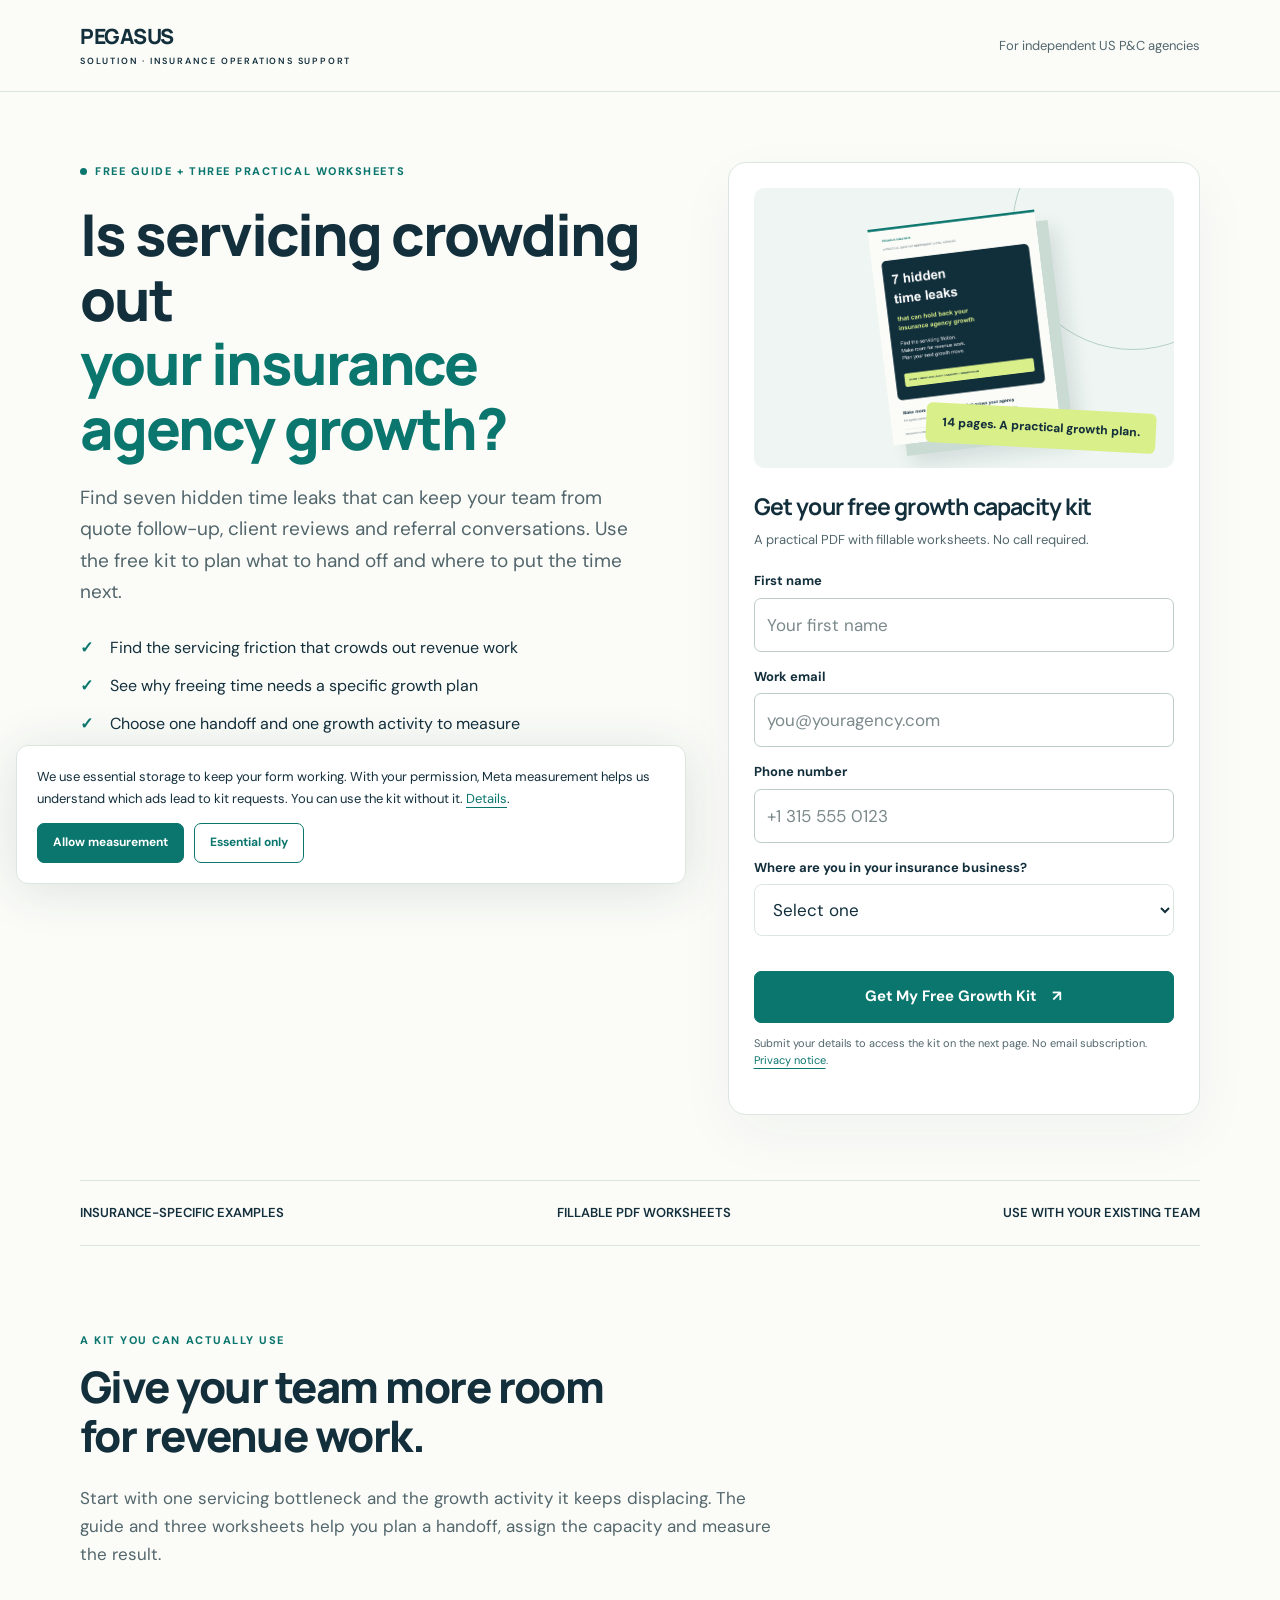
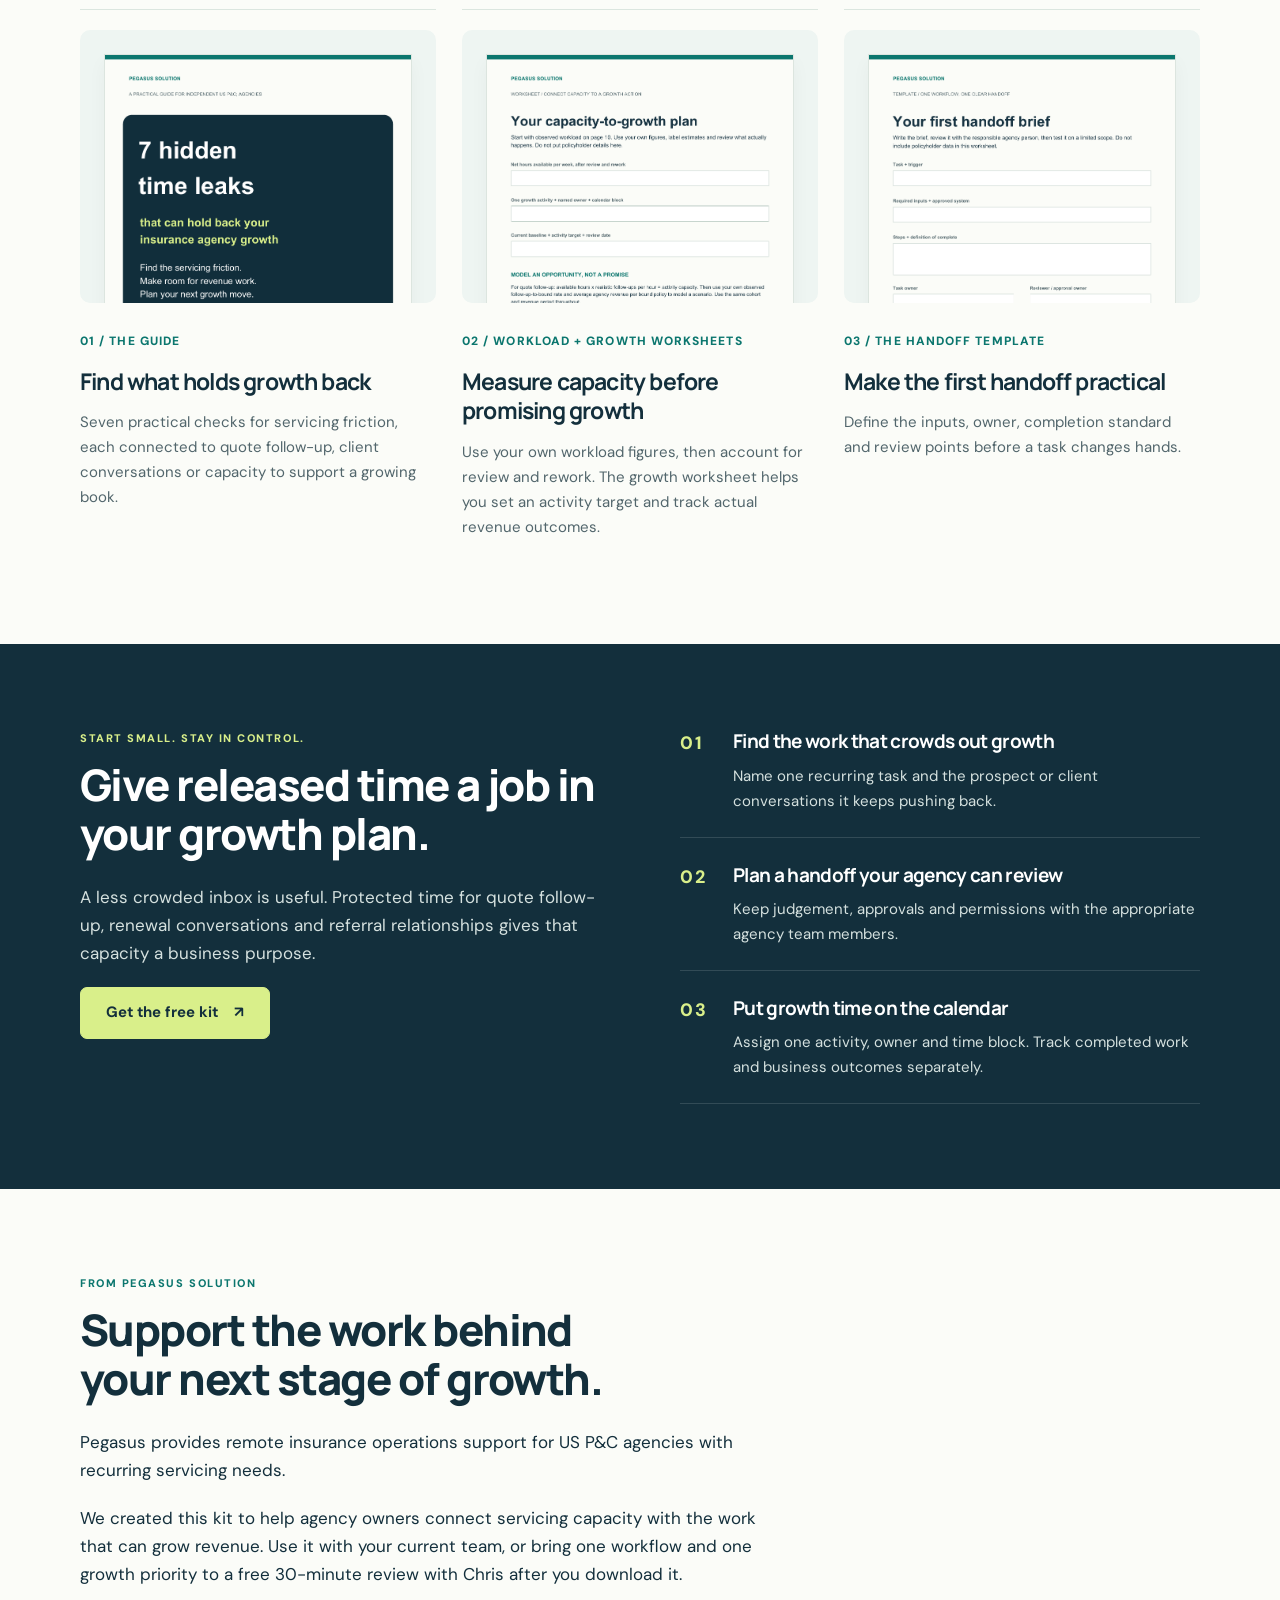
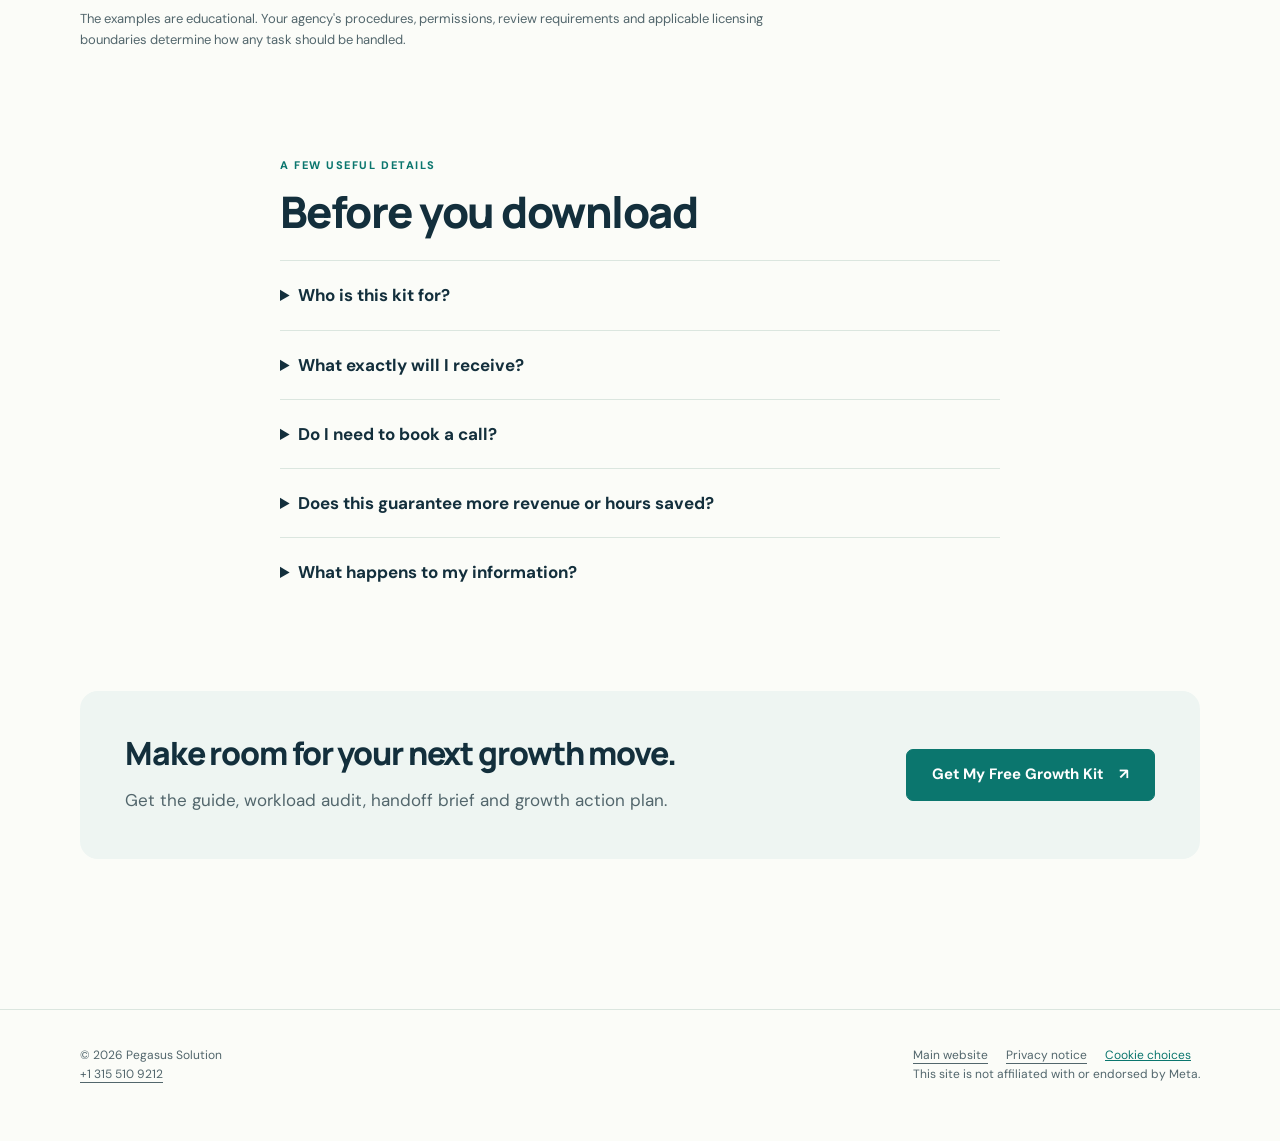
<file: index.html>
<!doctype html><html lang="en"><head><meta charset="utf-8"><meta name="viewport" content="width=device-width,initial-scale=1"><title>Free Insurance Agency Growth Capacity Kit | Pegasus Solution</title><meta name="description" content="Find seven time leaks that can hold back insurance agency growth. Get the free 14-page kit to connect servicing capacity with quote follow-up, client reviews and revenue opportunities."><meta property="og:title" content="Is servicing crowding out your insurance agency growth?"><meta property="og:description" content="Get the free Insurance Agency Growth Capacity Kit: seven time leaks, workload audit, handoff brief and growth action plan."><meta property="og:type" content="website"><meta property="og:image" content="https://capacity.pguss.com/kit-cover.png?v=20260930growth"><meta name="theme-color" content="#0b766e"><link rel="canonical" href="https://capacity.pguss.com/"><link rel="stylesheet" href="style.css?v=20260930d"><script src="config.js?v=20260930c" defer></script><script src="app.js?v=20260930c" defer></script></head><body>
<a class="skip" href="#main">Skip to content</a><header><div class="wrap topbar"><a href="./" class="brand" aria-label="Pegasus Solution home">PEGASUS<span>SOLUTION · INSURANCE OPERATIONS SUPPORT</span></a><span class="top-note">For independent US P&C agencies</span></div></header>
<main id="main"><section class="wrap hero"><div><div class="eyebrow"><span class="dot"></span>Free guide + three practical worksheets</div><h1>Is servicing crowding out<br><span class="accent">your insurance agency growth?</span></h1><p class="intro">Find seven hidden time leaks that can keep your team from quote follow-up, client reviews and referral conversations. Use the free kit to plan what to hand off and where to put the time next.</p><ul class="checks"><li>Find the servicing friction that crowds out revenue work</li><li>See why freeing time needs a specific growth plan</li><li>Choose one handoff and one growth activity to measure</li></ul><p class="small">Built for agency owners and operations managers with an active book and recurring servicing work.</p></div>
<aside class="offer-card" id="get-kit" aria-labelledby="form-title"><div class="book-stage"><img class="cover" src="kit-cover.png?v=20260930growth" alt="Cover of 7 Hidden Time Leaks That Can Hold Back Your Insurance Agency Growth" width="773" height="1000"><span class="kit-label">14 pages. A practical growth plan.</span></div><h3 id="form-title">Get your free growth capacity kit</h3><p class="small">A practical PDF with fillable worksheets. No call required.</p><form id="optin-form"><label for="firstName">First name</label><input id="firstName" name="firstName" type="text" autocomplete="given-name" maxlength="80" required placeholder="Your first name"><label for="email">Work email</label><input id="email" name="email" type="email" autocomplete="email" maxlength="254" required placeholder="you@youragency.com"><label for="phone">Phone number</label><input id="phone" name="phone" type="tel" autocomplete="tel" inputmode="tel" maxlength="30" pattern="[+0-9\(\) .\-]{7,30}" required placeholder="+1 315 555 0123"><label for="agencyStage">Where are you in your insurance business?</label><select id="agencyStage" name="agencyStage" required><option value="" disabled selected>Select one</option><option value="Solo">I work solo</option><option value="With a team">I work with a team</option><option value="Just starting out">I am just starting out</option></select><div class="hp" aria-hidden="true"><label for="website">Leave this empty</label><input id="website" name="website" type="text" tabindex="-1" autocomplete="off"></div><button class="button full" type="submit">Get My Free Growth Kit <span aria-hidden="true">↗</span></button><p class="fineprint">Submit your details to access the kit on the next page. No email subscription. <a href="privacy.html">Privacy notice</a>.</p><p id="form-status" class="status" role="status" aria-live="polite"></p></form><noscript><p class="no-js">Please enable JavaScript to request the kit, or contact Pegasus at +1 315 510 9212.</p></noscript></aside></section>
<div class="wrap"><div class="trust-strip"><span>INSURANCE-SPECIFIC EXAMPLES</span><span>FILLABLE PDF WORKSHEETS</span><span>USE WITH YOUR EXISTING TEAM</span></div></div>
<section class="wrap section"><div class="section-head"><div class="eyebrow">A kit you can actually use</div><h2>Give your team more room<br>for revenue work.</h2><p>Start with one servicing bottleneck and the growth activity it keeps displacing. The guide and three worksheets help you plan a handoff, assign the capacity and measure the result.</p></div><div class="resources"><article class="resource"><div class="preview"><img src="kit-cover.png?v=20260930growth" alt="Preview of the insurance time leaks guide" loading="lazy" width="773" height="1000"></div><span class="number">01 / THE GUIDE</span><h3>Find what holds growth back</h3><p>Seven practical checks for servicing friction, each connected to quote follow-up, client conversations or capacity to support a growing book.</p></article><article class="resource"><div class="preview"><img src="workload-worksheet.png?v=20260930growth" alt="Preview of the fillable capacity-to-growth plan" loading="lazy" width="773" height="1000"></div><span class="number">02 / WORKLOAD + GROWTH WORKSHEETS</span><h3>Measure capacity before promising growth</h3><p>Use your own workload figures, then account for review and rework. The growth worksheet helps you set an activity target and track actual revenue outcomes.</p></article><article class="resource"><div class="preview"><img src="handoff-template.png?v=20260930growth" alt="Preview of the task handoff brief" loading="lazy" width="773" height="1000"></div><span class="number">03 / THE HANDOFF TEMPLATE</span><h3>Make the first handoff practical</h3><p>Define the inputs, owner, completion standard and review points before a task changes hands.</p></article></div></section>
<section class="dark"><div class="wrap section split"><div><div class="eyebrow">Start small. Stay in control.</div><h2>Give released time a job in your growth plan.</h2><p>A less crowded inbox is useful. Protected time for quote follow-up, renewal conversations and referral relationships gives that capacity a business purpose.</p><a class="button light" href="#get-kit">Get the free kit <span aria-hidden="true">↗</span></a></div><div class="steps"><div class="step"><span class="number">01</span><div><h3>Find the work that crowds out growth</h3><p>Name one recurring task and the prospect or client conversations it keeps pushing back.</p></div></div><div class="step"><span class="number">02</span><div><h3>Plan a handoff your agency can review</h3><p>Keep judgement, approvals and permissions with the appropriate agency team members.</p></div></div><div class="step"><span class="number">03</span><div><h3>Put growth time on the calendar</h3><p>Assign one activity, owner and time block. Track completed work and business outcomes separately.</p></div></div></div></div></section>
<section class="wrap section"><div class="about"><div class="eyebrow">From Pegasus Solution</div><h2>Support the work behind<br>your next stage of growth.</h2><p>Pegasus provides remote insurance operations support for US P&C agencies with recurring servicing needs.</p><p>We created this kit to help agency owners connect servicing capacity with the work that can grow revenue. Use it with your current team, or bring one workflow and one growth priority to a free 30-minute review with Chris after you download it.</p><p class="small">The examples are educational. Your agency's procedures, permissions, review requirements and applicable licensing boundaries determine how any task should be handled.</p></div></section>
<section class="wrap faqs"><div class="eyebrow">A few useful details</div><h2>Before you download</h2><details><summary>Who is this kit for?</summary><p>Independent US P&C agency owners and operations managers, especially smaller teams managing an active book and recurring servicing work. It is an operations resource, not a guide to buying insurance.</p></details><details><summary>What exactly will I receive?</summary><p>A free 14-page PDF covering seven time leaks and their growth connections, plus a fillable workload worksheet, task handoff brief and capacity-to-growth plan. You can save it, fill it in with a compatible PDF reader or print it.</p></details><details><summary>Do I need to book a call?</summary><p>No. The kit is yours to use without a call or purchase. The free growth capacity review is an optional next step if you want help connecting one workflow to a growth priority.</p></details><details><summary>Does this guarantee more revenue or hours saved?</summary><p>No. The kit helps you plan and measure. Revenue depends on qualified opportunities, follow-up, conversion, retention and execution. Released time creates capacity; your team must put it to productive use.</p></details><details><summary>What happens to my information?</summary><p>We record your name, work email, phone number and whether you work solo, with a team or are just starting out when you request the kit. The download opens immediately after a successful request. This form does not subscribe you to email marketing. See our <a href="privacy.html">privacy notice</a>.</p></details></section>
<section class="wrap section"><div class="bottom-cta"><div><h2>Make room for your next growth move.</h2><p>Get the guide, workload audit, handoff brief and growth action plan.</p></div><a class="button" href="#get-kit">Get My Free Growth Kit <span aria-hidden="true">↗</span></a></div></section></main>
<footer><div class="wrap foot"><p>© 2026 Pegasus Solution<br><a href="tel:+13155109212">+1 315 510 9212</a></p><div><a href="https://www.pguss.com/" target="_blank" rel="noopener">Main website</a><a href="privacy.html">Privacy notice</a><button type="button" class="text-button" data-cookie-settings>Cookie choices</button><p>This site is not affiliated with or endorsed by Meta.</p></div></div></footer>
<div class="consent-banner" id="cookie-banner" hidden><p>We use essential storage to keep your form working. With your permission, Meta measurement helps us understand which ads lead to kit requests. You can use the kit without it. <a href="privacy.html">Details</a>.</p><div class="consent-actions"><button class="button" data-consent="yes">Allow measurement</button><button class="button secondary" data-consent="no">Essential only</button></div></div></body></html>
</file>
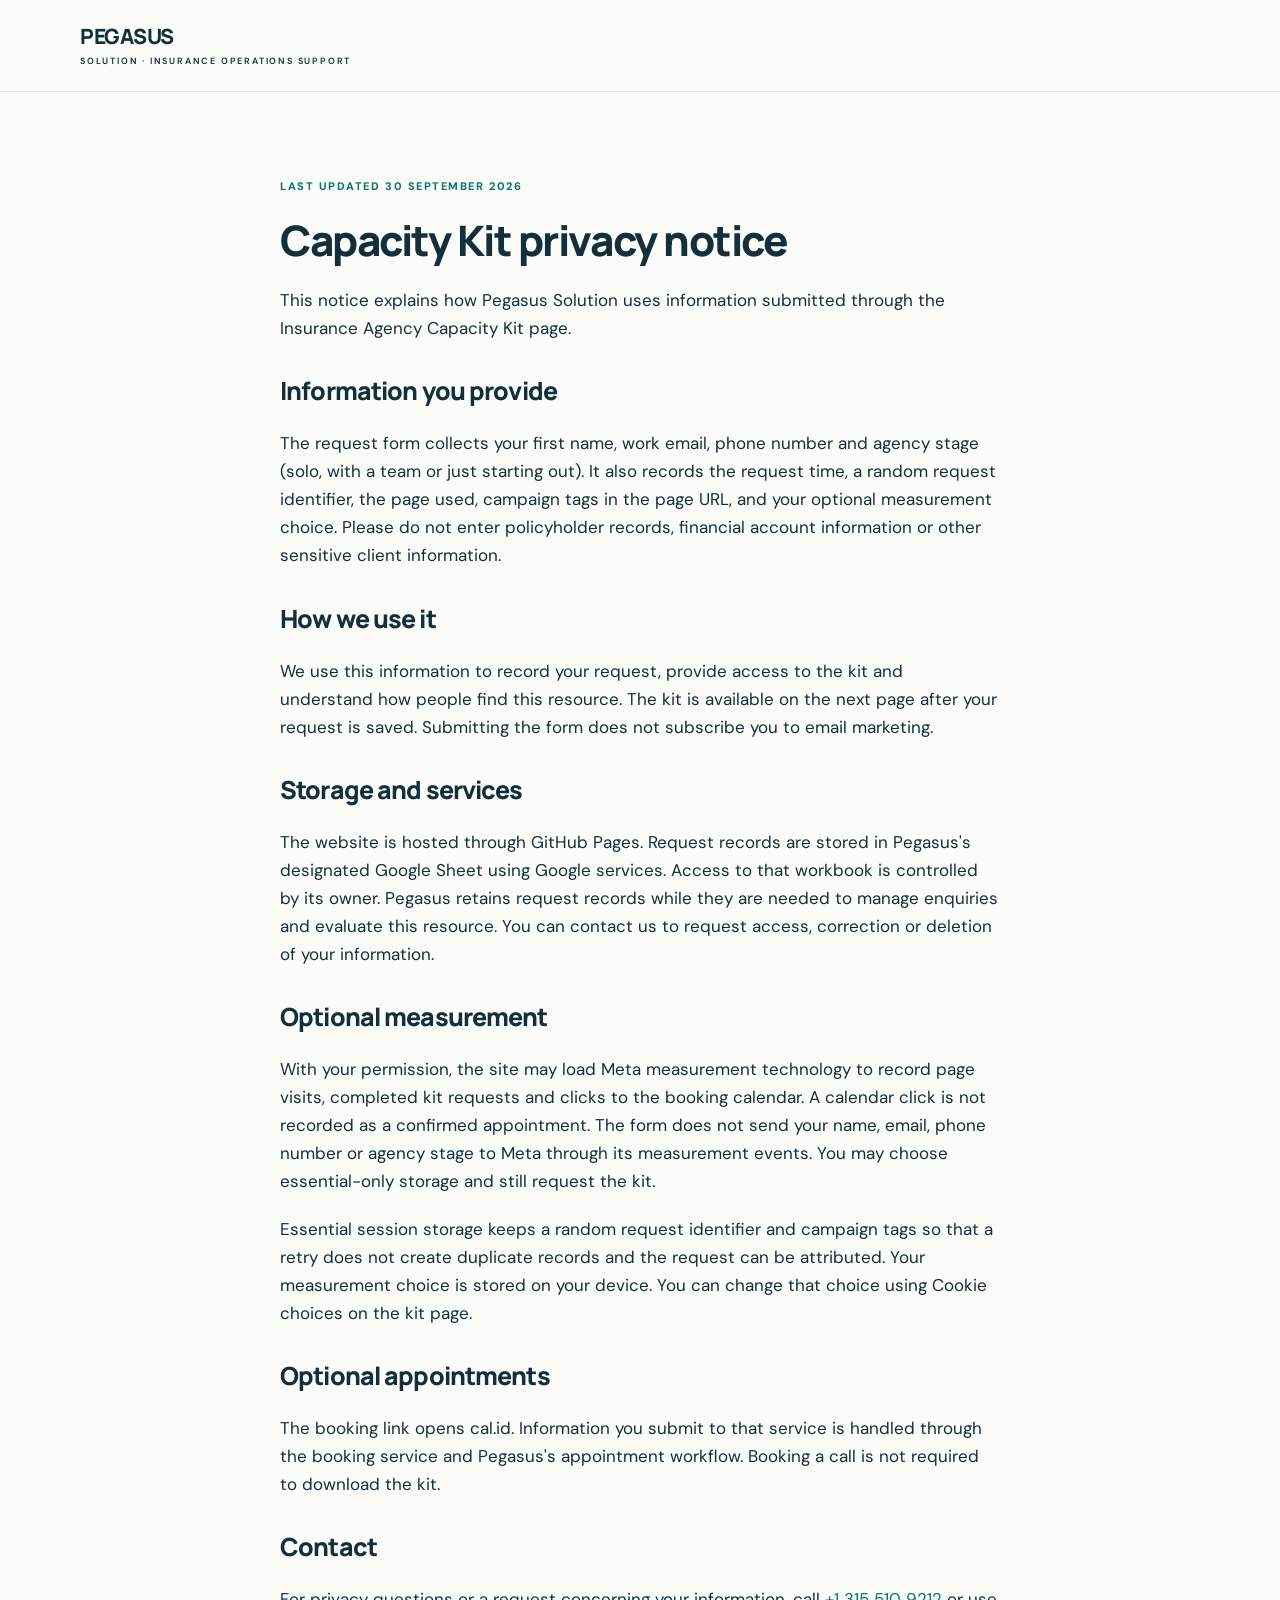
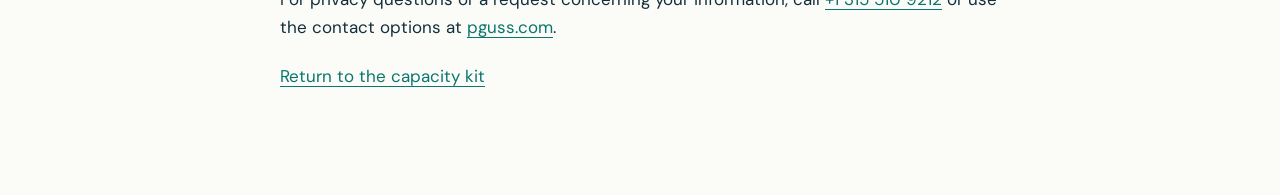
<file: privacy.html>
<!doctype html><html lang="en"><head><meta charset="utf-8"><meta name="viewport" content="width=device-width,initial-scale=1"><title>Capacity Kit Privacy Notice | Pegasus Solution</title><link rel="stylesheet" href="style.css?v=20260930c"></head><body><header><div class="wrap topbar"><a href="./" class="brand">PEGASUS<span>SOLUTION · INSURANCE OPERATIONS SUPPORT</span></a></div></header><main class="wrap section privacy"><div class="eyebrow">Last updated 30 September 2026</div><h1>Capacity Kit privacy notice</h1><p>This notice explains how Pegasus Solution uses information submitted through the Insurance Agency Capacity Kit page.</p><h2>Information you provide</h2><p>The request form collects your first name, work email, phone number and agency stage (solo, with a team or just starting out). It also records the request time, a random request identifier, the page used, campaign tags in the page URL, and your optional measurement choice. Please do not enter policyholder records, financial account information or other sensitive client information.</p><h2>How we use it</h2><p>We use this information to record your request, provide access to the kit and understand how people find this resource. The kit is available on the next page after your request is saved. Submitting the form does not subscribe you to email marketing.</p><h2>Storage and services</h2><p>The website is hosted through GitHub Pages. Request records are stored in Pegasus's designated Google Sheet using Google services. Access to that workbook is controlled by its owner. Pegasus retains request records while they are needed to manage enquiries and evaluate this resource. You can contact us to request access, correction or deletion of your information.</p><h2>Optional measurement</h2><p>With your permission, the site may load Meta measurement technology to record page visits, completed kit requests and clicks to the booking calendar. A calendar click is not recorded as a confirmed appointment. The form does not send your name, email, phone number or agency stage to Meta through its measurement events. You may choose essential-only storage and still request the kit.</p><p>Essential session storage keeps a random request identifier and campaign tags so that a retry does not create duplicate records and the request can be attributed. Your measurement choice is stored on your device. You can change that choice using Cookie choices on the kit page.</p><h2>Optional appointments</h2><p>The booking link opens cal.id. Information you submit to that service is handled through the booking service and Pegasus's appointment workflow. Booking a call is not required to download the kit.</p><h2>Contact</h2><p>For privacy questions or a request concerning your information, call <a href="tel:+13155109212">+1 315 510 9212</a> or use the contact options at <a href="https://www.pguss.com/">pguss.com</a>.</p><p><a href="./">Return to the capacity kit</a></p></main></body></html>
</file>
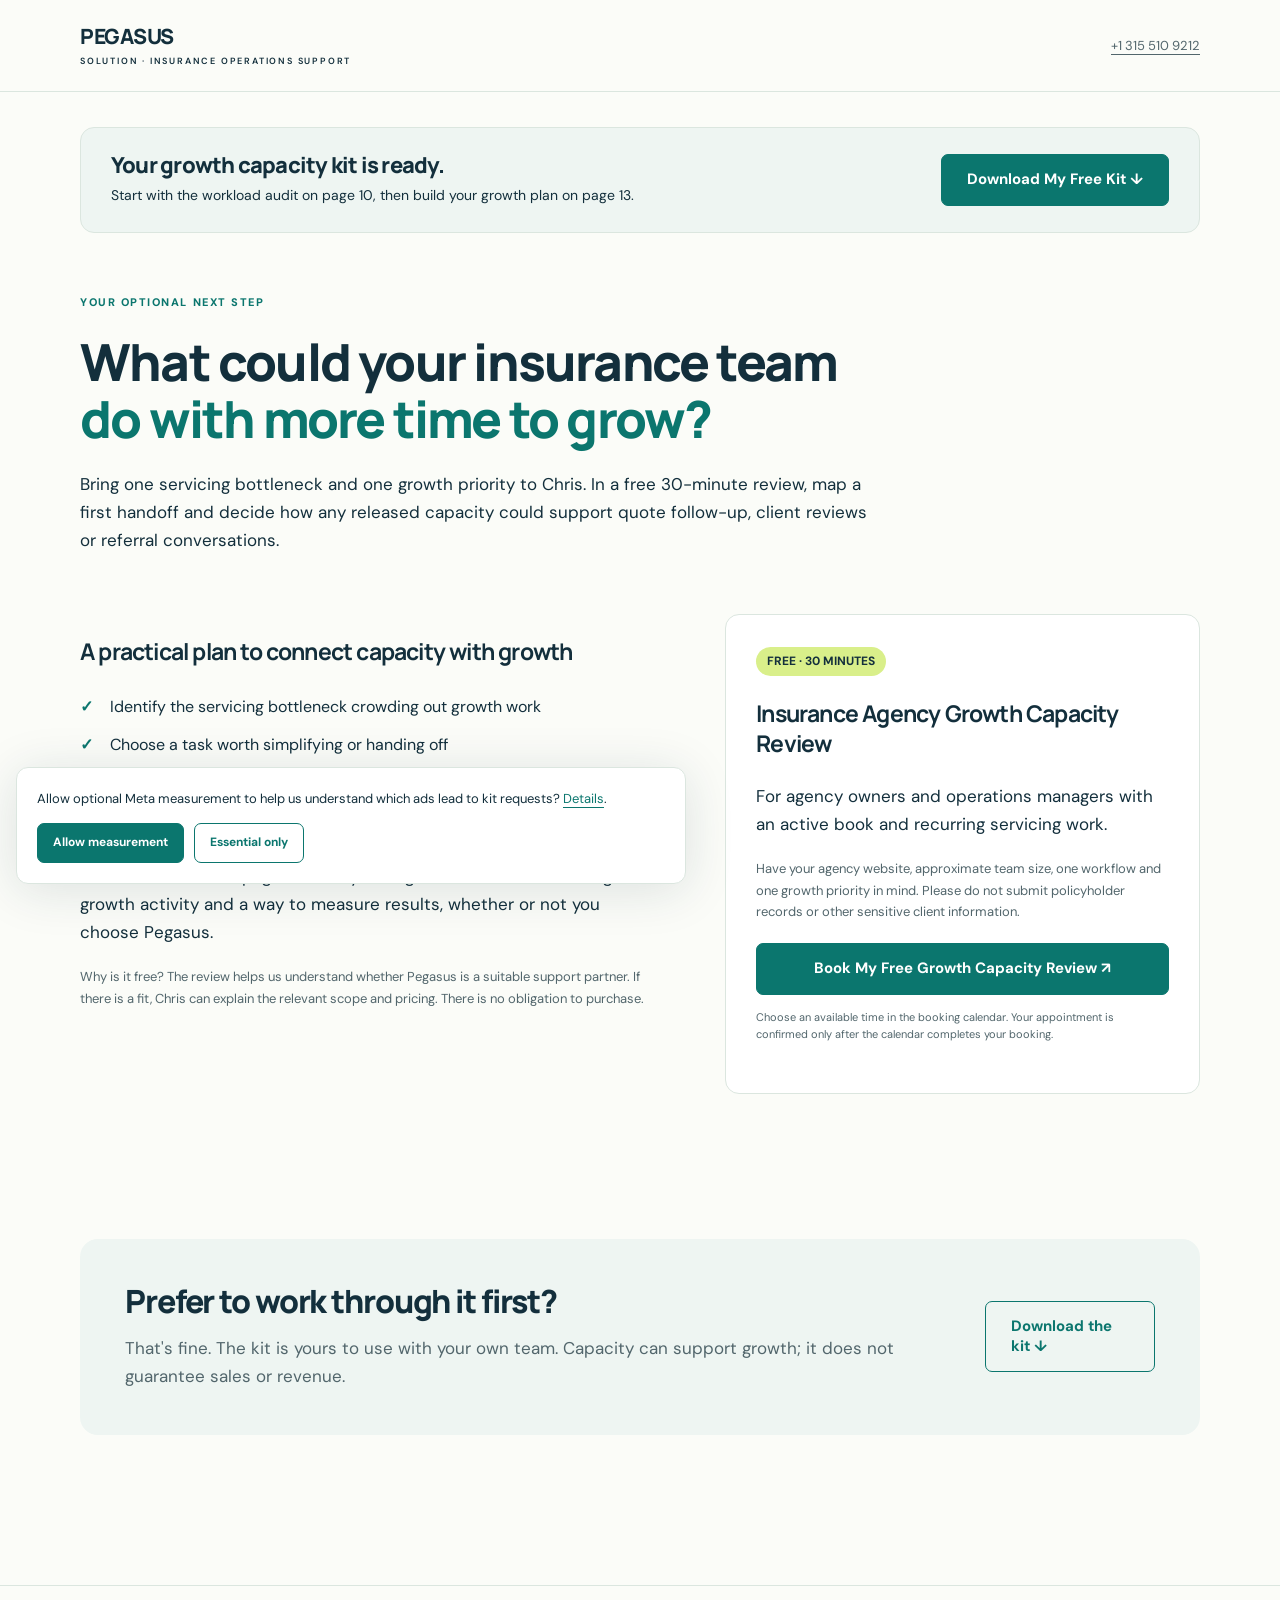
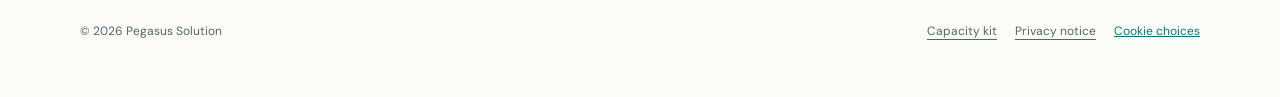
<file: thank-you.html>
<!doctype html><html lang="en"><head><meta charset="utf-8"><meta name="viewport" content="width=device-width,initial-scale=1"><meta name="robots" content="noindex"><title>Your Growth Capacity Kit + Free Review | Pegasus Solution</title><link rel="stylesheet" href="style.css?v=20260930c"><script src="config.js?v=20260930c" defer></script><script src="app.js?v=20260930c" defer></script></head><body><a class="skip" href="#main">Skip to content</a><header><div class="wrap topbar"><a class="brand" href="./">PEGASUS<span>SOLUTION · INSURANCE OPERATIONS SUPPORT</span></a><a class="small" href="tel:+13155109212">+1 315 510 9212</a></div></header><main class="wrap" id="main"><div class="download-bar"><div><h2>Your growth capacity kit is ready.</h2><p>Start with the workload audit on page 10, then build your growth plan on page 13.</p><p id="delivery-status" class="small"></p></div><a class="button" href="insurance-agency-capacity-kit.pdf?v=20260930growth" download>Download My Free Kit ↓</a></div><section class="review-hero"><div class="eyebrow">Your optional next step</div><h1>What could your insurance team <span class="accent">do with more time to grow?</span></h1><p>Bring one servicing bottleneck and one growth priority to Chris. In a free 30-minute review, map a first handoff and decide how any released capacity could support quote follow-up, client reviews or referral conversations.</p></section><div class="review-grid"><div><h3>A practical plan to connect capacity with growth</h3><ul class="checks"><li>Identify the servicing bottleneck crowding out growth work</li><li>Choose a task worth simplifying or handing off</li><li>Keep decisions and approvals with your agency</li><li>Assign a growth activity, owner and measure of progress</li></ul><p>You'll receive a one-page summary linking the first workflow change to a growth activity and a way to measure results, whether or not you choose Pegasus.</p><p class="small">Why is it free? The review helps us understand whether Pegasus is a suitable support partner. If there is a fit, Chris can explain the relevant scope and pricing. There is no obligation to purchase.</p></div><aside class="review-panel"><span class="tag">FREE · 30 MINUTES</span><h3>Insurance Agency Growth Capacity Review</h3><p>For agency owners and operations managers with an active book and recurring servicing work.</p><p class="small">Have your agency website, approximate team size, one workflow and one growth priority in mind. Please do not submit policyholder records or other sensitive client information.</p><a class="button" data-booking href="https://cal.id/chris-pguss/30min?layout=mobile" target="_blank" rel="noopener">Book My Free Growth Capacity Review ↗</a><p class="fineprint" style="margin-top:14px">Choose an available time in the booking calendar. Your appointment is confirmed only after the calendar completes your booking.</p></aside></div><section class="section"><div class="bottom-cta"><div><h2>Prefer to work through it first?</h2><p>That's fine. The kit is yours to use with your own team. Capacity can support growth; it does not guarantee sales or revenue.</p></div><a class="button secondary" href="insurance-agency-capacity-kit.pdf?v=20260930growth" download>Download the kit ↓</a></div></section></main><footer><div class="wrap foot"><p>© 2026 Pegasus Solution</p><div><a href="./">Capacity kit</a><a href="privacy.html">Privacy notice</a><button type="button" class="text-button" data-cookie-settings>Cookie choices</button></div></div></footer><div class="consent-banner" id="cookie-banner" hidden><p>Allow optional Meta measurement to help us understand which ads lead to kit requests? <a href="privacy.html">Details</a>.</p><div class="consent-actions"><button class="button" data-consent="yes">Allow measurement</button><button class="button secondary" data-consent="no">Essential only</button></div></div></body></html>
</file>
<file: style.css>
@import url('https://fonts.googleapis.com/css2?family=DM+Sans:wght@400;500;600;700&family=Manrope:wght@400;500;600;700;800&display=swap');
:root{--ink:#132f3c;--teal:#0b766e;--lime:#d9ef8a;--paper:#fbfcf8;--muted:#52666c;--line:#dbe6df;--soft:#eef5f2}*{box-sizing:border-box}html{scroll-behavior:smooth}body{margin:0;background:var(--paper);color:var(--ink);font-family:'DM Sans',Arial,sans-serif;font-size:17px;line-height:1.65}h1,h2,h3,.brand{font-family:Manrope,Arial,sans-serif;line-height:1.12;letter-spacing:-.035em}h1{font-size:clamp(39px,4.5vw,65px);font-weight:800;margin:22px 0}h2{font-size:clamp(31px,3.4vw,46px);font-weight:800;margin:14px 0 24px}h3{font-size:23px;line-height:1.3}p{margin:0 0 20px}a{color:var(--teal);text-underline-offset:4px}button,input{font:inherit}button,a,input{touch-action:manipulation}a:focus-visible,button:focus-visible,input:focus-visible{outline:3px solid #e29a39;outline-offset:4px}button{cursor:pointer}img{max-width:100%;height:auto;display:block}header{border-bottom:1px solid var(--line)}.wrap{max-width:1180px;margin:auto;padding:0 30px}.topbar{display:flex;justify-content:space-between;align-items:center;min-height:91px;gap:22px}.brand{text-decoration:none;color:var(--ink);font-size:21px;font-weight:800;letter-spacing:-.02em}.brand span{display:block;font-family:'DM Sans',sans-serif;font-size:9px;letter-spacing:.2em;font-weight:600;margin-top:8px}.top-note{font-size:13px;color:var(--muted)}.hero{display:grid;grid-template-columns:1.1fr .9fr;gap:70px;padding-top:70px;padding-bottom:65px;align-items:start}.eyebrow{font-size:11px;font-weight:800;letter-spacing:.14em;text-transform:uppercase;color:var(--teal)}.eyebrow .dot{display:inline-block;width:7px;height:7px;border-radius:50%;background:var(--teal);margin-right:8px}.hero .intro{font-size:19px;max-width:560px;color:var(--muted)}.accent{color:var(--teal)}.checks{list-style:none;padding:0;margin:27px 0}.checks li{position:relative;padding-left:30px;margin:12px 0;font-size:16px}.checks li:before{content:'✓';position:absolute;left:0;color:var(--teal);font-weight:800}.offer-card{background:white;border:1px solid var(--line);border-radius:18px;padding:25px;box-shadow:0 20px 60px #1733420b}.book-stage{position:relative;display:flex;justify-content:center;align-items:center;background:var(--soft);border-radius:10px;padding:25px;min-height:280px;overflow:hidden}.book-stage:before{content:'';position:absolute;width:240px;height:240px;border:1px solid #b5cfc3;border-radius:50%;right:-80px;top:-80px}.cover{width:168px;transform:rotate(-7deg);box-shadow:12px 12px 0 #cadbd3,18px 21px 20px #112e3b20;position:relative}.kit-label{position:absolute;right:18px;bottom:20px;background:var(--lime);padding:10px 16px;border-radius:6px;font-size:12px;font-weight:800;transform:rotate(3deg)}.offer-card h3{margin:24px 0 7px}.small{font-size:13px;color:var(--muted)}label{display:block;font-size:13px;font-weight:700;margin:14px 0 6px}input[type=text],input[type=tel],input[type=email],input[type=url],select,textarea{width:100%;min-height:49px;border:1px solid #bdccc5;border-radius:7px;padding:12px;background:white;color:var(--ink)}input::placeholder{color:#7b898b}.button{display:inline-flex;align-items:center;justify-content:center;background:var(--teal);border:1px solid var(--teal);color:white!important;border-radius:7px;padding:15px 25px;text-decoration:none;font-size:15px;font-weight:700;line-height:1.3;gap:16px;min-height:52px}.button:hover{background:#075b55}.button.full{width:100%;margin:19px 0 12px}.button.light{background:var(--lime);border-color:var(--lime);color:var(--ink)!important}.button.secondary{background:transparent;color:var(--teal)!important}.button:disabled{cursor:wait}.consent{display:flex;align-items:flex-start;gap:9px;font-size:12px;font-weight:400;line-height:1.5}.consent input{margin-top:3px;min-width:16px;min-height:16px;accent-color:var(--teal)}.fineprint{font-size:11px;line-height:1.55;color:var(--muted)}.hp{position:absolute;left:-10000px}.status{font-size:13px;margin:10px 0 0}.status:empty{display:none}.trust-strip{border-top:1px solid var(--line);border-bottom:1px solid var(--line);padding:21px 0;display:flex;justify-content:space-between;gap:15px;font-size:13px;font-weight:600}.section{padding-top:85px;padding-bottom:85px}.section-head{max-width:700px;margin-bottom:40px}.section-head p{color:var(--muted)}.resources{display:grid;grid-template-columns:repeat(3,1fr);gap:26px}.resource{border-top:1px solid var(--line);padding-top:20px}.number{font-size:12px;color:var(--teal);font-weight:800;letter-spacing:.09em}.resource h3{margin:14px 0}.resource p{font-size:15px;color:var(--muted)}.preview{background:var(--soft);padding:24px;border-radius:10px;height:273px;overflow:hidden;margin-bottom:22px}.preview img{width:100%;border:1px solid #dce5df;box-shadow:0 8px 18px #112e3b0a}.dark{background:var(--ink);color:white}.dark .eyebrow{color:var(--lime)}.dark h2{color:white}.dark p{color:#d5e1df}.split{display:grid;grid-template-columns:1fr 1fr;gap:80px;align-items:start}.steps{display:grid;gap:25px}.step{border-bottom:1px solid #ffffff22;padding-bottom:23px;display:grid;grid-template-columns:38px 1fr;gap:15px}.step .number{color:var(--lime);font-size:18px}.step h3{font-size:19px;margin:0 0 10px}.step p{font-size:15px;margin:0}.about{max-width:700px}.faqs{max-width:780px}details{border-top:1px solid var(--line);padding:20px 0}summary{cursor:pointer;font-weight:700;font-size:17px}details p{font-size:15px;color:var(--muted);margin:15px 0 0}.bottom-cta{background:var(--soft);border-radius:18px;padding:45px;display:flex;align-items:center;justify-content:space-between;gap:30px}.bottom-cta h2{font-size:32px;margin:0 0 14px}.bottom-cta p{margin:0;color:var(--muted)}footer{margin-top:65px;padding:36px 0;border-top:1px solid var(--line);font-size:12px;color:var(--muted)}.foot{display:flex;justify-content:space-between;gap:25px;flex-wrap:wrap}.foot a{margin-right:18px;color:var(--muted)}.skip{position:absolute;top:-100px}.skip:focus{top:8px;left:8px;background:white;z-index:5;padding:10px}.download-bar{background:var(--soft);border:1px solid var(--line);border-radius:14px;padding:25px 30px;display:flex;align-items:center;justify-content:space-between;gap:30px;margin-top:35px}.download-bar h2{font-size:22px;margin:0 0 6px}.download-bar p{margin:0;font-size:14px}.review-hero{padding:60px 0 40px;max-width:800px}.review-hero h1{font-size:clamp(36px,4vw,57px)}.review-grid{display:grid;grid-template-columns:1.1fr .9fr;gap:65px;padding-bottom:60px}.review-panel{border:1px solid var(--line);border-radius:14px;background:white;padding:30px}.review-panel .button{width:100%}.tag{display:inline-block;font-size:12px;background:var(--lime);padding:5px 11px;border-radius:20px;color:var(--ink);font-weight:700}.privacy{max-width:780px}.privacy h1{font-size:42px}.privacy h2{font-size:25px;margin-top:35px}.consent-banner{position:fixed;bottom:16px;left:16px;right:16px;max-width:670px;background:white;border:1px solid var(--line);box-shadow:0 6px 50px #17334222;z-index:10;border-radius:12px;padding:20px;display:none}.consent-banner p{font-size:13px;margin-bottom:14px}.consent-actions{display:flex;gap:10px;flex-wrap:wrap}.consent-actions button{font-size:12px;padding:9px 15px;min-height:40px}.consent-banner[hidden]{display:none}.text-button{border:0;background:transparent;color:var(--teal);font:inherit;text-decoration:underline;cursor:pointer;padding:0}.no-js{padding:15px;background:#fff2d5}.button-row{display:flex;gap:12px;flex-wrap:wrap}
@media(max-width:850px){.hero{gap:35px;grid-template-columns:1fr 1fr}.wrap{padding-left:23px;padding-right:23px}.split{gap:35px}.preview{height:210px}.review-grid{gap:30px}}@media(max-width:650px){body{font-size:16px}.topbar{min-height:77px}.top-note{display:none}.hero{grid-template-columns:1fr;gap:25px;padding-top:35px;padding-bottom:35px}h1{font-size:41px}.hero .intro{font-size:18px}.offer-card{padding:22px}.book-stage{min-height:225px}.cover{width:138px}.trust-strip{flex-wrap:wrap;justify-content:center;font-size:11px;padding:18px}.section{padding-top:55px;padding-bottom:55px}.resources,.split,.review-grid{grid-template-columns:1fr;gap:35px}.preview{height:260px}.resources .preview img{max-width:300px;margin:auto}.bottom-cta{padding:30px;display:block}.bottom-cta .button{margin-top:25px;width:100%}.bottom-cta h2{font-size:29px}.download-bar{display:block;padding:22px}.download-bar .button{margin-top:18px;width:100%}.review-hero{padding-top:35px}.review-grid{padding-bottom:20px}.consent-banner{left:9px;right:9px;bottom:9px}.foot{display:block}.foot p{margin-bottom:14px}}@media(prefers-reduced-motion:reduce){html{scroll-behavior:auto}*{animation:none!important}}

/* Accessible agency-stage selector matches form inputs. */
select{font:inherit;touch-action:manipulation;width:100%;padding:13px 14px;border:1px solid var(--line);border-radius:8px;background:#fff;color:var(--ink);margin-bottom:16px}select:focus-visible{outline:3px solid #e29a39;outline-offset:4px}
</file>
